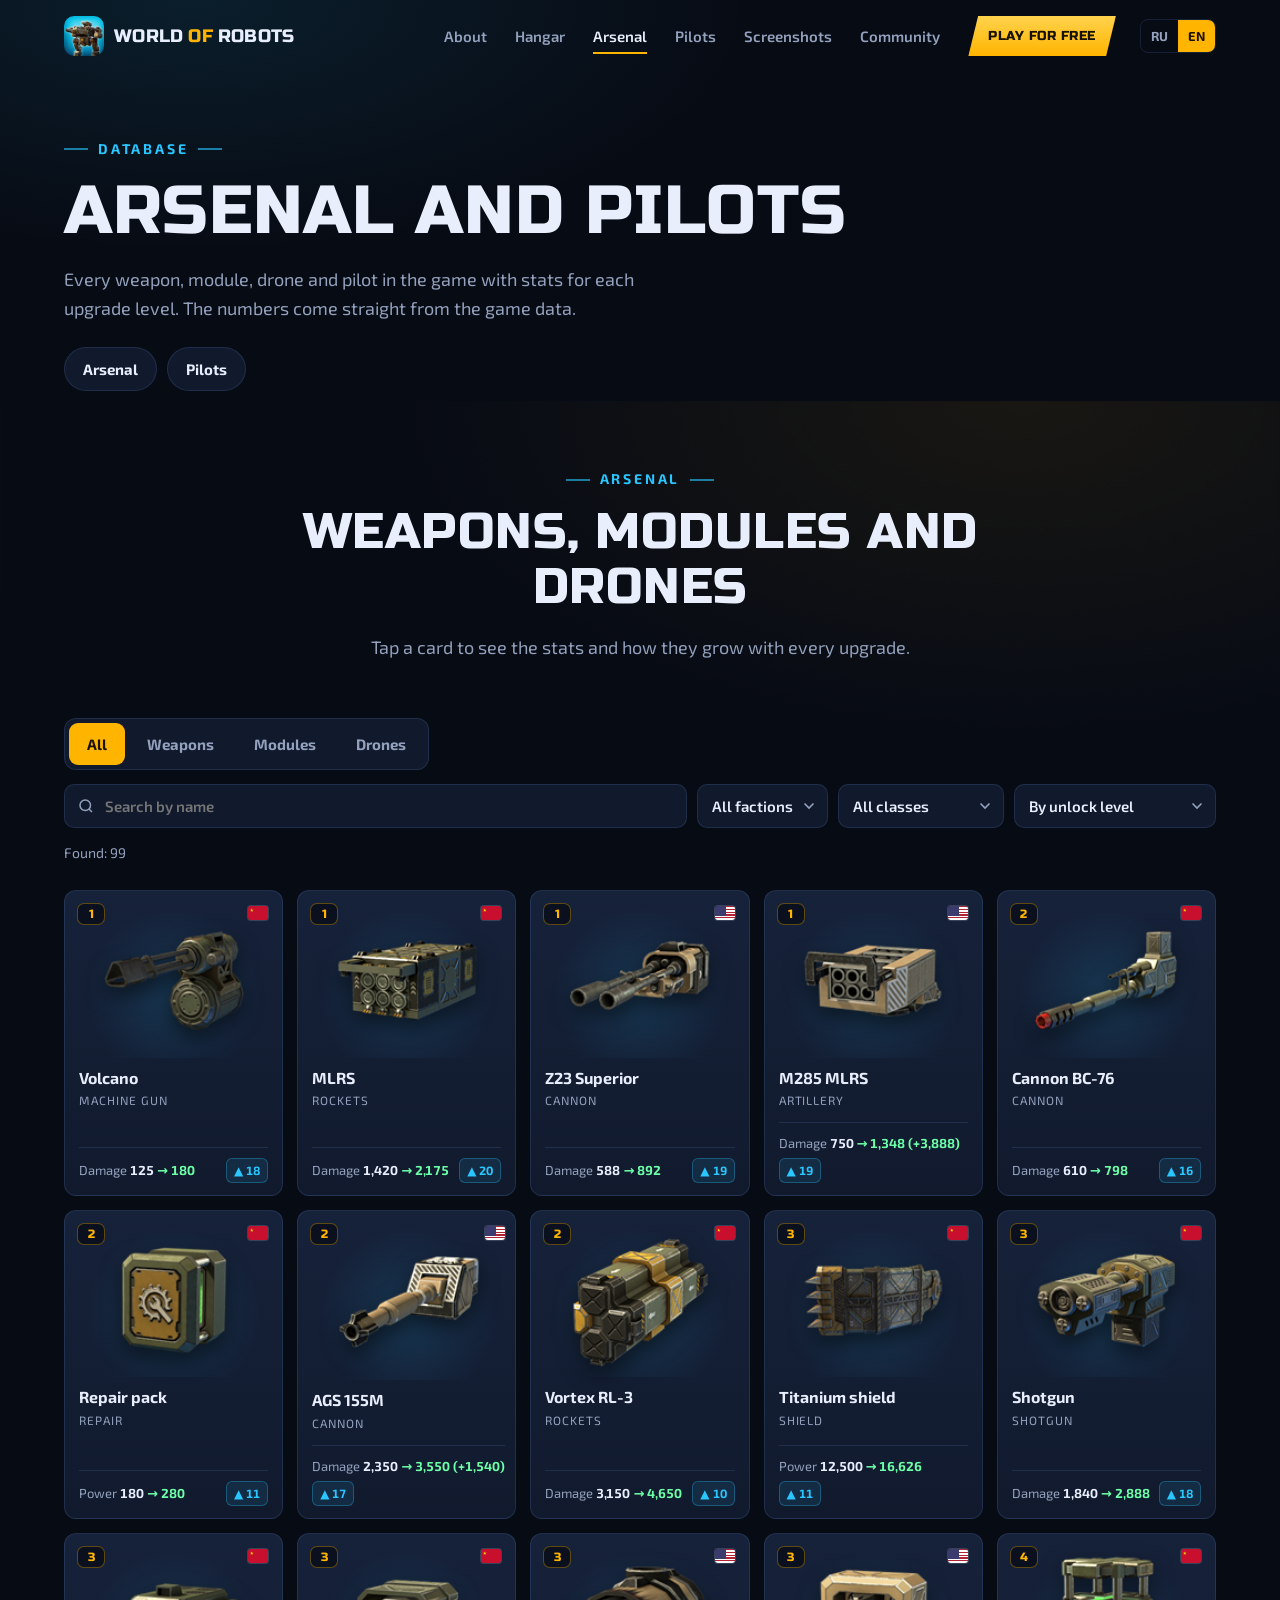
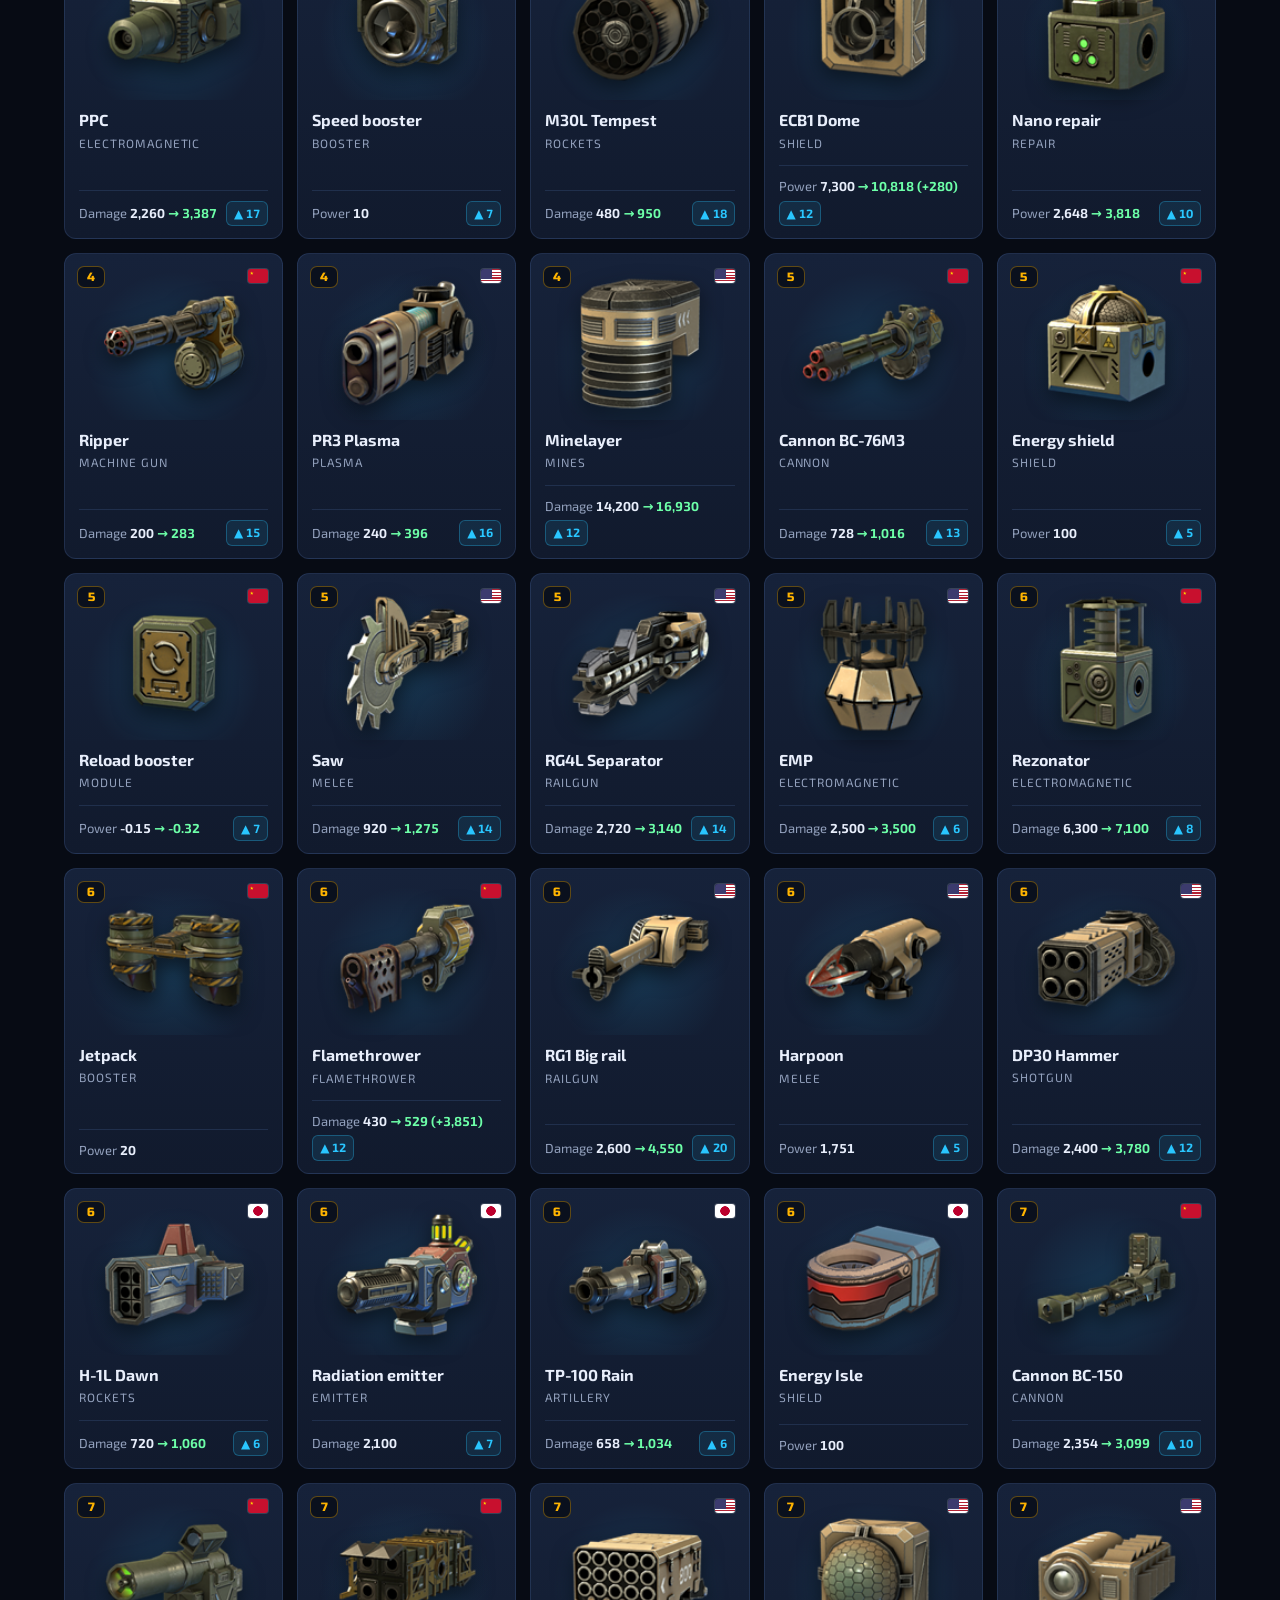
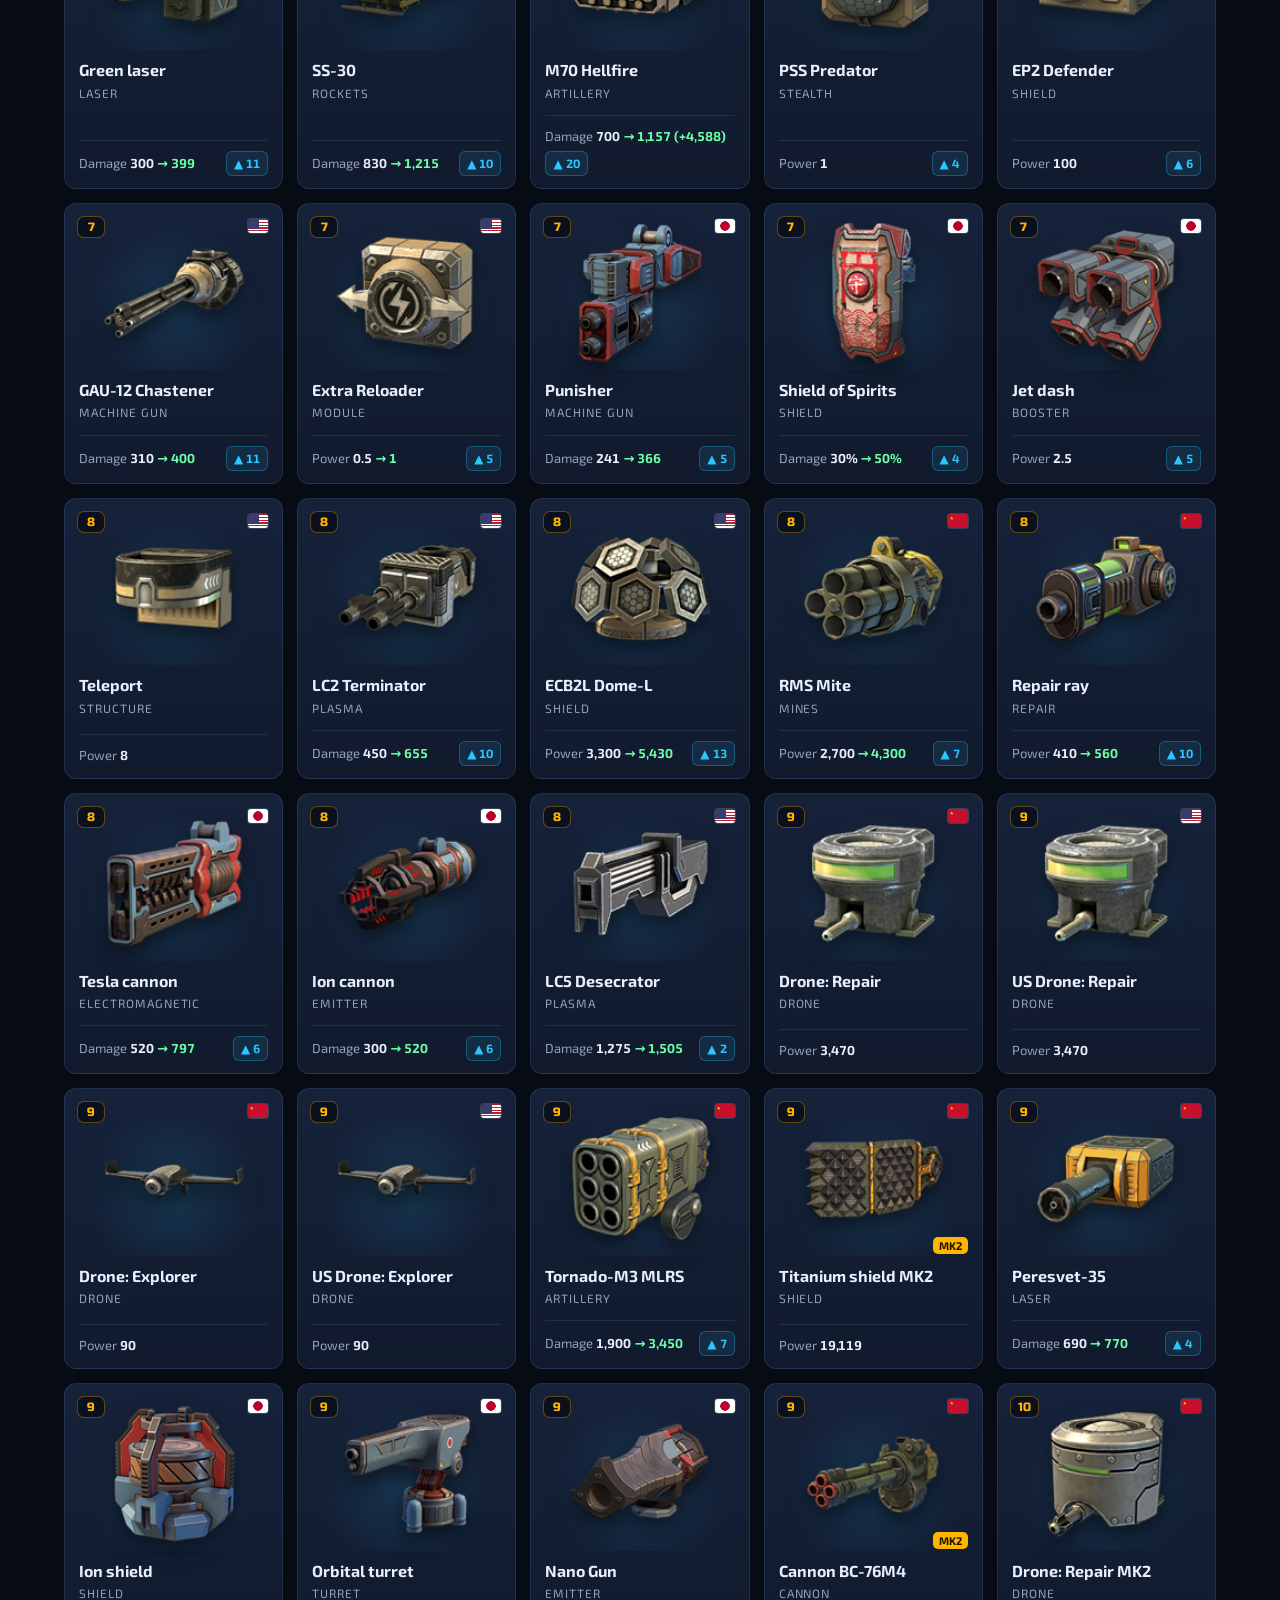
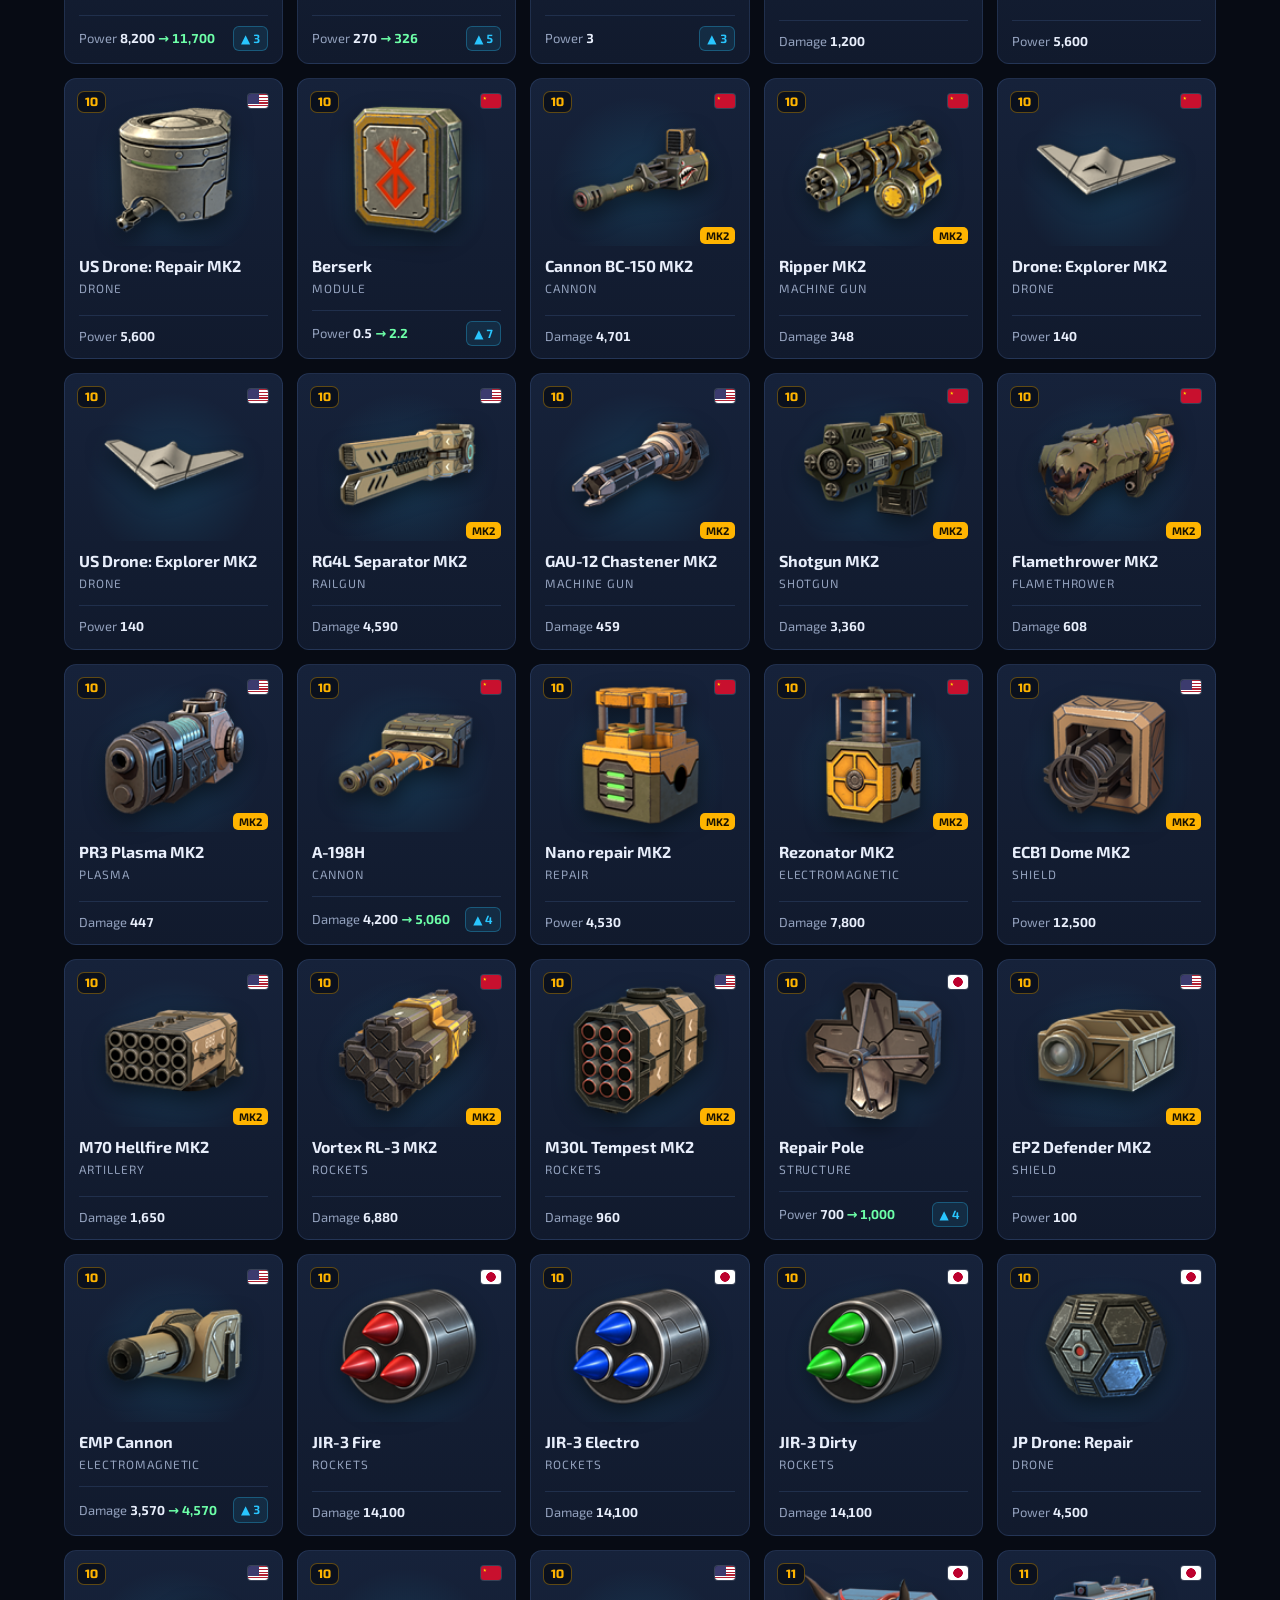
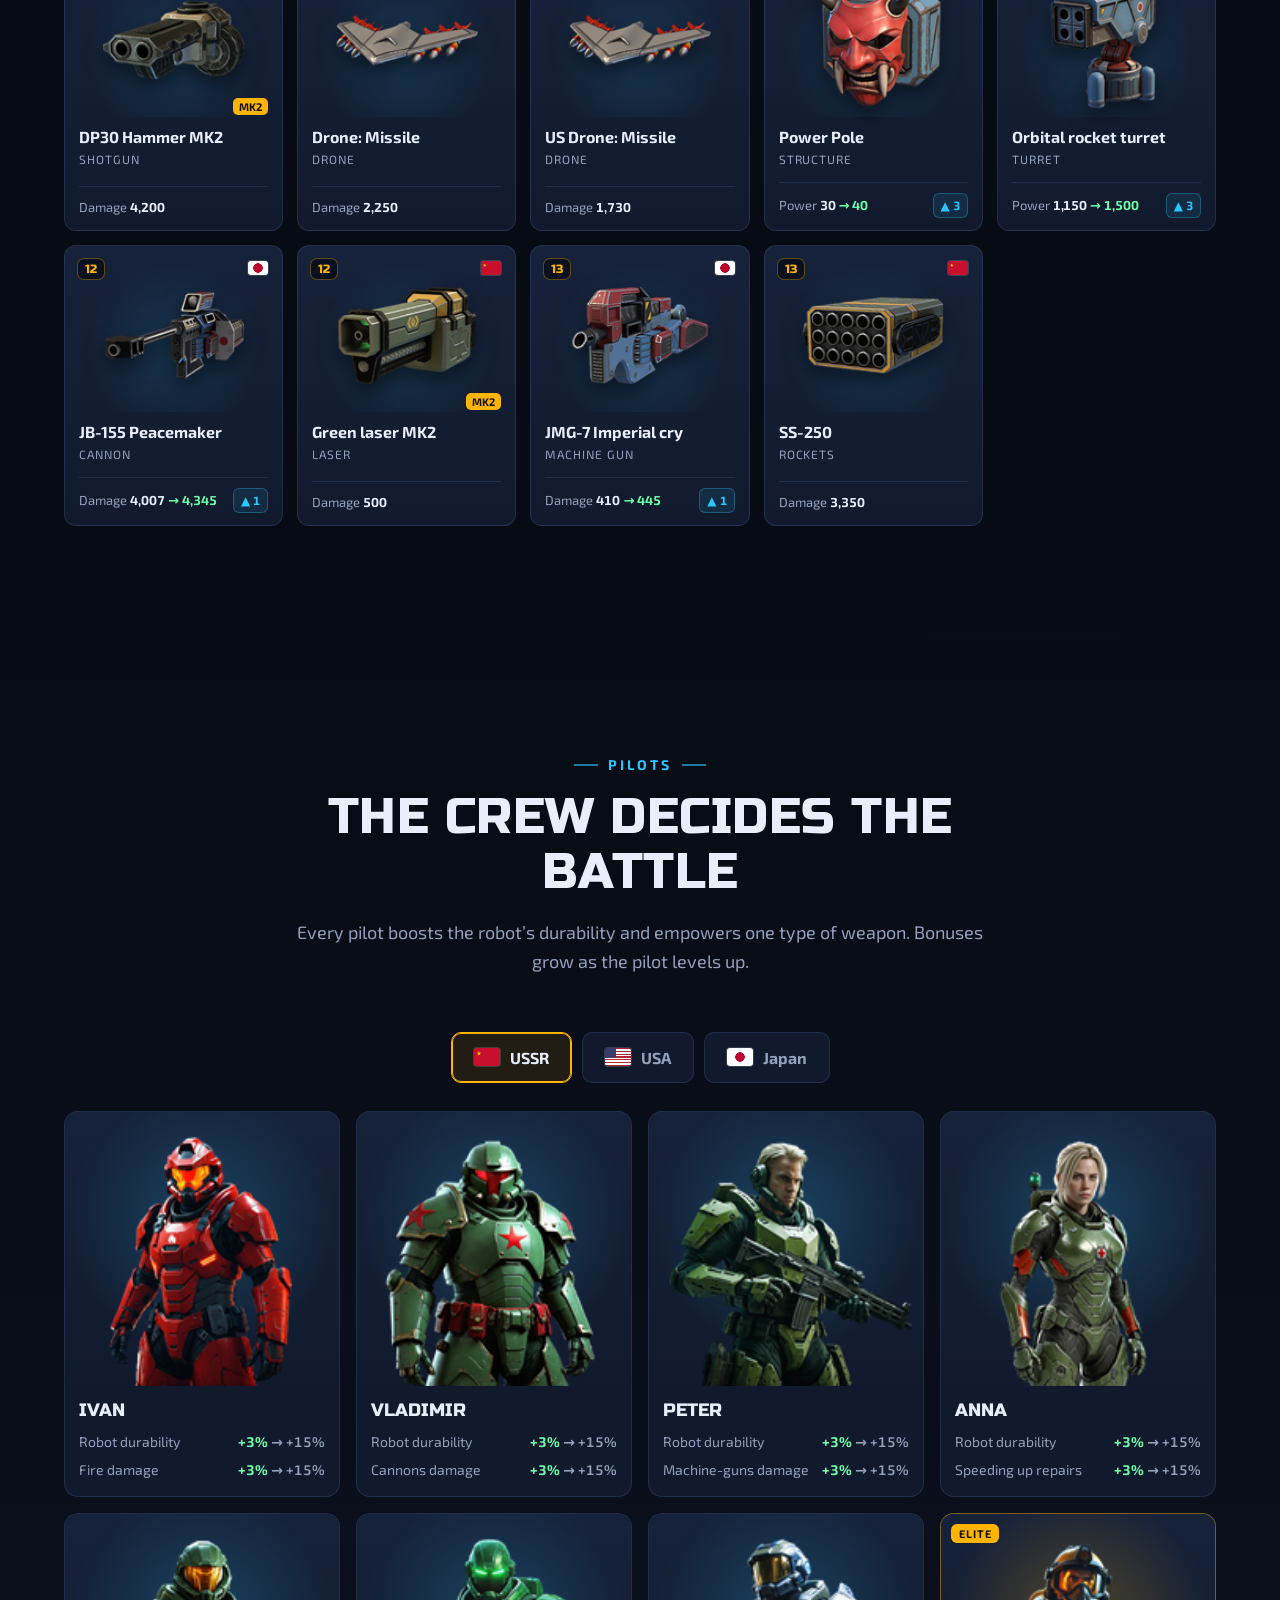
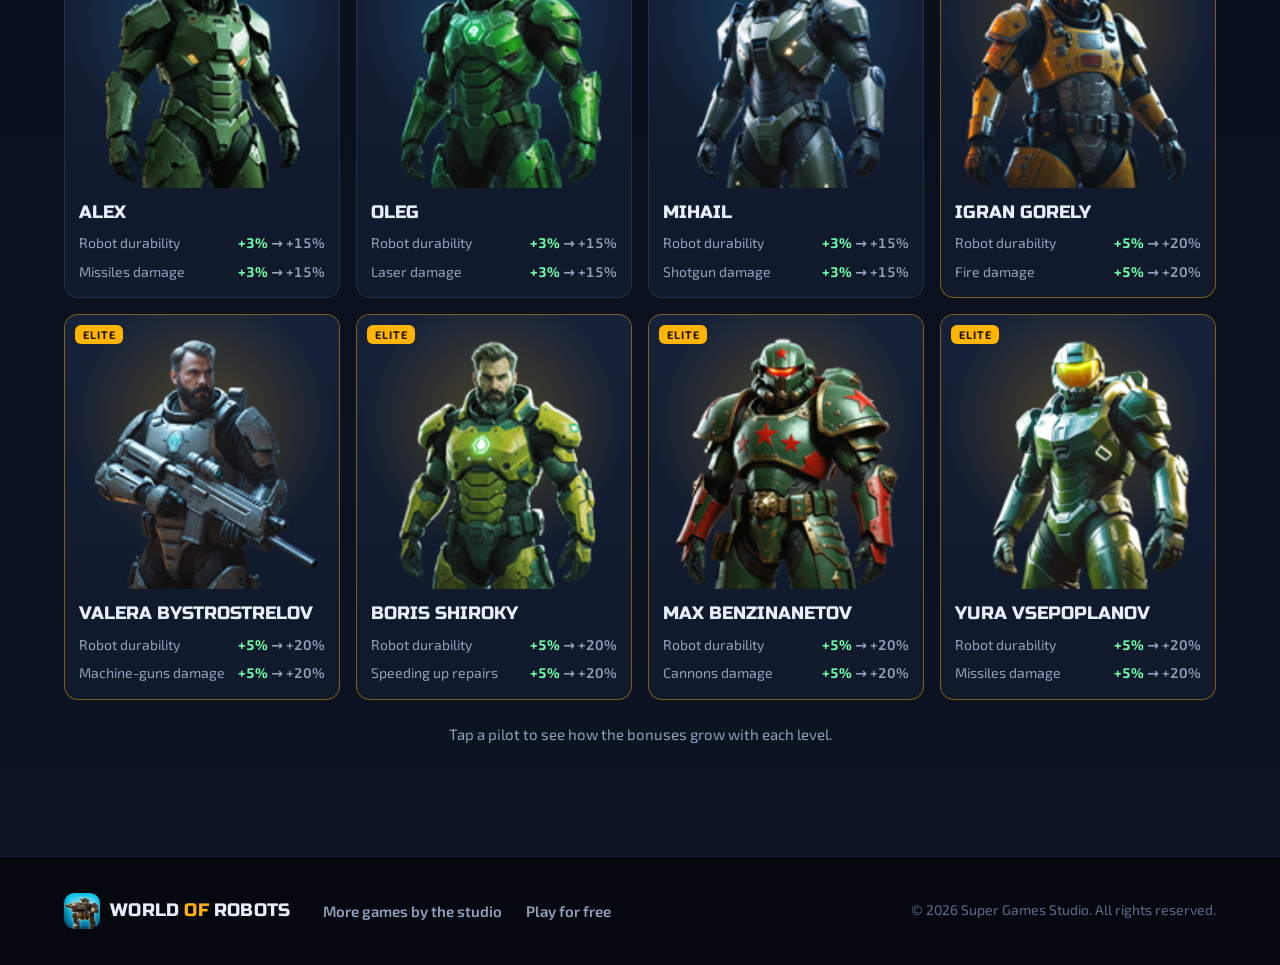
<file: database.html>
<!doctype html>
<html lang="ru">
<head>
  <meta charset="utf-8">
  <meta name="viewport" content="width=device-width, initial-scale=1">
  <title>База данных — World Of Robots</title>
  <meta name="description" content="База данных World Of Robots: оружие, модули, дроны и пилоты с характеристиками на каждом уровне улучшения.">
  <meta name="theme-color" content="#070b14">
  <meta property="og:type" content="website">
  <meta property="og:title" content="База данных World Of Robots">
  <meta property="og:description" content="Огромные роботы. Мощный огонь. Онлайн PvP-бои на Android, iOS и в Steam.">
  <meta property="og:image" content="assets/img/keyart.jpg">
  <link rel="icon" href="assets/img/icon-192.png">
  <link rel="apple-touch-icon" href="assets/img/icon-192.png">
  <link rel="preconnect" href="https://fonts.googleapis.com">
  <link rel="preconnect" href="https://fonts.gstatic.com" crossorigin>
  <link href="https://fonts.googleapis.com/css2?family=Exo+2:wght@400;500;600;700&family=Russo+One&display=swap" rel="stylesheet">
  <link rel="stylesheet" href="assets/css/style.css">
  <script>document.documentElement.classList.add('js');</script>
</head>
<body data-page="db">

<!-- ============ HEADER ============ -->
<header class="header" id="header">
  <div class="container header__inner">
    <a href="index.html" class="logo" aria-label="World Of Robots">
      <img src="assets/img/icon-192.png" alt="" width="40" height="40">
      <span class="logo__text">World<b>Of</b>Robots</span>
    </a>

    <nav class="nav" id="nav">
      <a href="index.html#about" data-i18n="nav.about">Об игре</a>
      <a href="index.html#hangar" data-i18n="nav.hangar">Ангар</a>
      <a href="#arsenal" data-i18n="db.toArs">Арсенал</a>
      <a href="#pilots" data-i18n="db.toPil">Пилоты</a>
      <a href="index.html#gallery" data-i18n="nav.gallery">Скриншоты</a>
      <a href="index.html#community" data-i18n="nav.community">Сообщество</a>
      <a href="index.html#download" class="btn btn--primary btn--sm nav__cta" data-i18n="cta.play">Играть бесплатно</a>
    </nav>

    <div class="header__tools">
      <div class="lang" role="group" aria-label="Language">
        <button type="button" data-lang="ru" class="is-active">RU</button>
        <button type="button" data-lang="en">EN</button>
      </div>
      <button class="burger" id="burger" type="button" aria-label="Меню" aria-expanded="false" aria-controls="nav">
        <span></span><span></span><span></span>
      </button>
    </div>
  </div>
</header>

<main id="top">

  <!-- ============ PAGE HEAD ============ -->
  <section class="pagehead">
    <div class="container">
      <p class="kicker" data-i18n="db.kicker">База данных</p>
      <h1 data-i18n="db.title">Арсенал и пилоты</h1>
      <p class="pagehead__lead" data-i18n="db.lead">Всё оружие, модули, дроны и пилоты игры с характеристиками на каждом уровне улучшения. Цифры взяты прямо из игровых данных.</p>
      <nav class="pagehead__links">
        <a href="#arsenal" class="chip" data-i18n="db.toArs">Арсенал</a>
        <a href="#pilots" class="chip" data-i18n="db.toPil">Пилоты</a>
      </nav>
    </div>
  </section>

  <!-- ============ ARSENAL ============ -->
  <section class="section arsenal" id="arsenal">
    <div class="container">
      <header class="section__head reveal">
        <p class="kicker" data-i18n="ars.kicker">Арсенал</p>
        <h2 data-i18n="ars.title">Оружие, модули и дроны</h2>
        <p data-i18n="ars.lead">Нажми на карточку, чтобы увидеть характеристики и их рост на каждом уровне улучшения.</p>
      </header>

      <div class="toolbar reveal">
        <div class="seg" role="tablist" id="arsCat">
          <button type="button" data-cat="all" class="is-active" data-i18n="ars.all">Всё</button>
          <button type="button" data-cat="weapon" data-i18n="ars.weapon">Оружие</button>
          <button type="button" data-cat="module" data-i18n="ars.module">Модули</button>
          <button type="button" data-cat="drone" data-i18n="ars.drone">Дроны</button>
        </div>
        <div class="toolbar__row">
          <label class="field field--search">
            <svg viewBox="0 0 24 24" aria-hidden="true"><circle cx="11" cy="11" r="7"/><path d="m20 20-4-4"/></svg>
            <input type="search" id="arsSearch" placeholder="Поиск по названию" data-i18n-ph="ars.search" autocomplete="off">
          </label>
          <label class="field">
            <span class="sr-only" data-i18n="ars.faction">Фракция</span>
            <select id="arsFaction">
              <option value="0" data-i18n="ars.allFactions">Все фракции</option>
              <option value="1" data-i18n="fac.1">СССР</option>
              <option value="2" data-i18n="fac.2">США</option>
              <option value="3" data-i18n="fac.3">Япония</option>
            </select>
          </label>
          <label class="field">
            <span class="sr-only" data-i18n="ars.class">Класс</span>
            <select id="arsClass"></select>
          </label>
          <label class="field">
            <span class="sr-only" data-i18n="ars.sort">Сортировка</span>
            <select id="arsSort">
              <option value="level" data-i18n="sort.level">По уровню доступа</option>
              <option value="power" data-i18n="sort.power">По урону и мощности</option>
              <option value="upgrades" data-i18n="sort.upgrades">По числу улучшений</option>
              <option value="name" data-i18n="sort.name">По названию</option>
            </select>
          </label>
        </div>
        <p class="toolbar__count" id="arsCount" aria-live="polite"></p>
      </div>

      <div class="items" id="arsGrid"></div>
      <p class="items__empty" id="arsEmpty" hidden data-i18n="ars.empty">Ничего не найдено. Попробуй изменить фильтры.</p>
    </div>
  </section>

  <!-- ============ PILOTS ============ -->
  <section class="section pilots" id="pilots">
    <div class="container">
      <header class="section__head reveal">
        <p class="kicker" data-i18n="pil.kicker">Пилоты</p>
        <h2 data-i18n="pil.title">Экипаж решает исход боя</h2>
        <p data-i18n="pil.lead">Каждый пилот повышает прочность робота и усиливает свой тип вооружения. Бонусы растут по мере прокачки пилота.</p>
      </header>

      <div class="hangar__tabs reveal" role="tablist" id="pilFaction">
        <button type="button" role="tab" data-faction="1" class="is-active"><i class="flag flag--ussr"></i><span data-i18n="fac.1">СССР</span></button>
        <button type="button" role="tab" data-faction="2"><i class="flag flag--usa"></i><span data-i18n="fac.2">США</span></button>
        <button type="button" role="tab" data-faction="3"><i class="flag flag--jp"></i><span data-i18n="fac.3">Япония</span></button>
      </div>

      <div class="crew" id="pilGrid"></div>
      <p class="crew__note" id="pilNote"></p>
    </div>
  </section>

</main>

<!-- ============ FOOTER ============ -->
<footer class="footer">
  <div class="container footer__inner">
    <a href="index.html" class="logo">
      <img src="assets/img/icon-192.png" alt="" width="36" height="36">
      <span class="logo__text">World<b>Of</b>Robots</span>
    </a>
    <nav class="footer__links">
      <a href="https://play.google.com/store/apps/developer?id=Super+Games+Studio" target="_blank" rel="noopener" data-i18n="footer.games">Другие игры студии</a>
      <a href="index.html#download" data-i18n="cta.play">Играть бесплатно</a>
    </nav>
    <p class="footer__copy">© <span id="year">2026</span> Super Games Studio. <span data-i18n="footer.rights">Все права защищены.</span></p>
  </div>
</footer>

<!-- ============ DETAILS (weapon / pilot) ============ -->
<div class="modal" id="itemModal" hidden role="dialog" aria-modal="true" aria-labelledby="imName">
  <div class="modal__box">
    <button type="button" class="modal__close" id="imClose" aria-label="Close">×</button>
    <div class="modal__head">
      <div class="modal__icon"><img id="imIcon" src="assets/img/icon-192.png" alt=""></div>
      <div>
        <p class="modal__meta" id="imMeta"></p>
        <h3 id="imName"></h3>
        <p class="modal__badges" id="imBadges"></p>
      </div>
    </div>
    <p class="modal__desc" id="imDesc"></p>
    <div class="up" id="imUp">
      <label class="up__head" for="imRange">
        <span id="imUpTitle">Улучшение</span>
        <b><span id="imLevel">0</span> <small id="imLevelMax"></small></b>
      </label>
      <input type="range" id="imRange" min="0" max="1" step="1" value="0">
    </div>
    <p class="modal__note" id="imNote"></p>
    <dl class="specs" id="imSpecs"></dl>
    <div class="levels" id="imTableWrap">
      <h4 id="imTableTitle"></h4>
      <div class="levels__scroll"><table id="imTable"></table></div>
    </div>
  </div>
</div>

<script src="assets/data/arsenal.js"></script>
<script src="assets/js/main.js"></script>
<script src="assets/js/database.js"></script>
</body>
</html>
</file>
<file: assets/css/style.css>
/* ==========================================================
   World Of Robots — landing
   ========================================================== */
:root {
  color-scheme: dark;
  --bg: #070b14;
  --bg-2: #0c1322;
  --panel: #111a2d;
  --panel-2: #16223a;
  --line: rgba(120, 170, 255, .14);
  --text: #e8eefb;
  --muted: #93a1bd;
  --accent: #ffb400;
  --accent-2: #ffd34d;
  --cyan: #29c6ff;
  --red: #ff4d4d;
  --radius: 14px;
  --cut: 18px;
  --font-display: "Russo One", "Exo 2", system-ui, sans-serif;
  --font: "Exo 2", system-ui, -apple-system, "Segoe UI", sans-serif;
  --container: 1200px;
}

*, *::before, *::after { box-sizing: border-box; }
html { scroll-behavior: smooth; scroll-padding-top: 72px; }
body {
  margin: 0;
  background: var(--bg);
  color: var(--text);
  font: 400 17px/1.6 var(--font);
  -webkit-font-smoothing: antialiased;
  overflow-x: hidden;
}
img { display: block; max-width: 100%; height: auto; }
a { color: inherit; text-decoration: none; }
button { font: inherit; color: inherit; cursor: pointer; }
h1, h2, h3 { font-family: var(--font-display); font-weight: 400; line-height: 1.1; margin: 0; letter-spacing: .01em; }

.container {
  width: 100%; max-width: var(--container); margin: 0 auto;
  padding-left: max(24px, env(safe-area-inset-left, 0px)); padding-right: max(24px, env(safe-area-inset-right, 0px));
}
@media (max-width: 600px) { .container { padding-left: max(16px, env(safe-area-inset-left, 0px)); padding-right: max(16px, env(safe-area-inset-right, 0px)); } }

/* ---------- buttons ---------- */
.btn {
  display: inline-flex; align-items: center; justify-content: center; gap: 8px;
  padding: 14px 26px; border: 0;
  font-family: var(--font-display); font-size: 15px; text-transform: uppercase; letter-spacing: .04em;
  clip-path: polygon(10px 0, 100% 0, calc(100% - 10px) 100%, 0 100%);
  transition: transform .2s, filter .2s;
}
.btn--primary { background: linear-gradient(180deg, var(--accent-2), var(--accent)); color: #1a1200; }
.btn--primary:hover { filter: brightness(1.1); transform: translateY(-1px); }
.btn--sm { padding: 10px 20px; font-size: 13px; }

.store {
  display: inline-flex; align-items: center; gap: 12px;
  padding: 10px 22px 10px 16px; min-width: 196px;
  background: rgba(7, 11, 20, .72); border: 1px solid rgba(255, 255, 255, .22);
  border-radius: 12px; backdrop-filter: blur(8px);
  font-weight: 700; font-size: 19px; line-height: 1.1;
  transition: border-color .2s, background .2s, transform .2s;
}
.store svg { width: 28px; height: 28px; fill: currentColor; flex: none; }
.store small { display: block; font-size: 11px; font-weight: 500; color: var(--muted); text-transform: uppercase; letter-spacing: .08em; }
.store:hover { border-color: var(--accent); background: rgba(255, 180, 0, .1); transform: translateY(-2px); }

/* ---------- header ---------- */
.header {
  position: fixed; inset: 0 0 auto; z-index: 50; padding-top: env(safe-area-inset-top, 0px);
  transition: background .3s, box-shadow .3s, backdrop-filter .3s;
}
.header.is-scrolled {
  background: rgba(7, 11, 20, .86); backdrop-filter: blur(12px);
  box-shadow: 0 1px 0 var(--line);
}
.header__inner { display: flex; align-items: center; gap: 24px; height: 72px; }
.logo { display: flex; align-items: center; gap: 10px; flex: none; }
.logo img { border-radius: 10px; }
.logo__text { font-family: var(--font-display); font-size: 18px; text-transform: uppercase; letter-spacing: .02em; }
.logo__text b { font-weight: 400; color: var(--accent); margin: 0 .25em; }

.nav { display: flex; align-items: center; gap: 28px; margin-left: auto; }
.nav a { white-space: nowrap; }
.nav a:not(.btn) { font-weight: 600; font-size: 15px; color: var(--muted); position: relative; transition: color .2s; }
.nav a:not(.btn)::after {
  content: ""; position: absolute; left: 0; right: 100%; bottom: -6px; height: 2px; background: var(--accent);
  transition: right .25s;
}
.nav a:not(.btn):hover, .nav a.is-current { color: var(--text); }
.nav a:not(.btn):hover::after, .nav a.is-current::after { right: 0; }

.header__tools { display: flex; align-items: center; gap: 12px; }
.lang { display: flex; border: 1px solid var(--line); border-radius: 8px; overflow: hidden; }
.lang button { background: none; border: 0; padding: 6px 10px; font-size: 13px; font-weight: 700; color: var(--muted); }
.lang button.is-active { background: var(--accent); color: #1a1200; }

.burger { display: none; width: 40px; height: 40px; background: none; border: 1px solid var(--line); border-radius: 8px; padding: 0; position: relative; }
.burger span { position: absolute; left: 10px; right: 10px; height: 2px; background: var(--text); transition: transform .25s, opacity .25s; }
.burger span:nth-child(1) { top: 13px; }
.burger span:nth-child(2) { top: 19px; }
.burger span:nth-child(3) { top: 25px; }
.burger[aria-expanded="true"] span:nth-child(1) { transform: translateY(6px) rotate(45deg); }
.burger[aria-expanded="true"] span:nth-child(2) { opacity: 0; }
.burger[aria-expanded="true"] span:nth-child(3) { transform: translateY(-6px) rotate(-45deg); }

@media (max-width: 1100px) {
  .burger { display: block; }
  .header__tools { margin-left: auto; }
  .nav {
    position: fixed; inset: 72px 0 auto; flex-direction: column; align-items: stretch; gap: 0;
    background: rgba(7, 11, 20, .97); backdrop-filter: blur(12px);
    padding: 8px 16px 20px; border-bottom: 1px solid var(--line);
    transform: translateY(-12px); opacity: 0; visibility: hidden;
    transition: transform .25s, opacity .25s, visibility .25s;
  }
  .nav.is-open { transform: none; opacity: 1; visibility: visible; }
  .nav a:not(.btn) { padding: 14px 4px; border-bottom: 1px solid var(--line); font-size: 17px; }
  .nav a:not(.btn)::after { display: none; }
  .nav__cta { margin-top: 16px; }
  .logo__text { font-size: 15px; }
}
@media (max-width: 400px) { .logo__text { display: none; } }

/* ---------- hero ---------- */
.hero {
  position: relative; min-height: 100vh; min-height: 100svh;
  display: flex; align-items: center; overflow: hidden; isolation: isolate;
  padding: 110px 0 90px;
}
.hero__bg { position: absolute; inset: 0; z-index: -3; }
.hero__bg img { width: 100%; height: 100%; object-fit: cover; object-position: 60% 50%; animation: kenburns 24s ease-in-out infinite alternate; }
@keyframes kenburns { from { transform: scale(1.04); } to { transform: scale(1.14) translate(-1.5%, 1%); } }
.hero__shade {
  position: absolute; inset: 0; z-index: -2;
  background:
    linear-gradient(90deg, rgba(7, 11, 20, .92) 0%, rgba(7, 11, 20, .55) 45%, rgba(7, 11, 20, .1) 75%),
    linear-gradient(0deg, var(--bg) 0%, transparent 30%);
}
.hero__sparks { position: absolute; inset: 0; z-index: -1; width: 100%; height: 100%; pointer-events: none; }
.hero__content { position: relative; }

.eyebrow {
  display: inline-flex; align-items: center; gap: 10px; margin: 0 0 18px;
  padding: 6px 14px; border: 1px solid rgba(41, 198, 255, .4); border-radius: 99px;
  background: rgba(41, 198, 255, .08); color: #bfeaff; font-size: 13px; font-weight: 600; letter-spacing: .06em; text-transform: uppercase;
}
.dot { width: 8px; height: 8px; border-radius: 50%; background: #39ff88; box-shadow: 0 0 0 0 rgba(57, 255, 136, .6); animation: pulse 2s infinite; }
@keyframes pulse { 70% { box-shadow: 0 0 0 10px rgba(57, 255, 136, 0); } 100% { box-shadow: 0 0 0 0 rgba(57, 255, 136, 0); } }

.hero__title { text-transform: uppercase; display: flex; flex-direction: column; }
.hero__title-top { font-size: clamp(26px, 4vw, 44px); color: var(--cyan); letter-spacing: .18em; }
.hero__title-main {
  font-size: clamp(64px, 13vw, 168px); line-height: .9; letter-spacing: .02em;
  background: linear-gradient(180deg, #fff 30%, #b9c6de 100%);
  -webkit-background-clip: text; background-clip: text; color: transparent;
  filter: drop-shadow(0 6px 30px rgba(0, 0, 0, .6));
}
.hero__slogan { margin: 18px 0 0; font-family: var(--font-display); font-size: clamp(22px, 3vw, 34px); text-transform: uppercase; line-height: 1.15; }
.hero__slogan em { font-style: normal; color: var(--accent); display: block; text-shadow: 0 0 30px rgba(255, 180, 0, .35); }
.hero__lead { max-width: 520px; margin: 18px 0 32px; color: #c6d0e4; font-size: 18px; }
.hero__actions { display: flex; flex-wrap: wrap; gap: 14px; }

.hero__scroll {
  position: absolute; left: 50%; bottom: 28px; transform: translateX(-50%);
  width: 28px; height: 46px; border: 2px solid rgba(255, 255, 255, .5); border-radius: 16px;
}
.hero__scroll span { position: absolute; left: 50%; top: 8px; width: 4px; height: 8px; margin-left: -2px; border-radius: 2px; background: #fff; animation: wheel 1.8s infinite; }
@keyframes wheel { to { transform: translateY(16px); opacity: 0; } }
@media (max-width: 600px) {
  .hero { align-items: flex-end; }
  .hero__shade { background: linear-gradient(0deg, var(--bg) 8%, rgba(7, 11, 20, .75) 55%, rgba(7, 11, 20, .25) 100%); }
  .hero__scroll { display: none; }
  .store { flex: 1 1 100%; }
}

/* ---------- stats ---------- */
.stats { position: relative; z-index: 2; margin-top: -40px; }
.stats__grid {
  display: grid; grid-template-columns: repeat(4, 1fr);
  background: linear-gradient(180deg, var(--panel-2), var(--panel));
  border: 1px solid var(--line); border-radius: var(--radius);
  box-shadow: 0 30px 60px rgba(0, 0, 0, .45);
  padding: 0;
}
.stat { padding: 26px 24px; border-left: 1px solid var(--line); }
.stat:first-child { border-left: 0; }
.stat b { display: block; font: 400 clamp(32px, 4vw, 46px)/1 var(--font-display); color: var(--accent); }
.stat span { display: block; margin-top: 8px; color: var(--muted); font-size: 15px; line-height: 1.35; }
@media (max-width: 800px) {
  .stats__grid { grid-template-columns: repeat(2, 1fr); }
  .stat:nth-child(3) { border-left: 0; }
  .stat:nth-child(n+3) { border-top: 1px solid var(--line); }
}
@media (max-width: 600px) { .stats { margin-top: 0; }  .stat { padding: 20px 16px; } }

/* ---------- sections ---------- */
.section { padding: 110px 0; position: relative; }
@media (max-width: 700px) { .section { padding: 72px 0; } }
.section__head { max-width: 720px; margin: 0 auto 56px; text-align: center; }
.section__head h2 { font-size: clamp(30px, 4.4vw, 50px); text-transform: uppercase; }
.section__head p:not(.kicker) { color: var(--muted); margin: 18px 0 0; font-size: 18px; }
.kicker {
  display: inline-flex; align-items: center; gap: 10px; margin: 0 0 14px;
  color: var(--cyan); font-weight: 700; font-size: 14px; letter-spacing: .2em; text-transform: uppercase;
}
.kicker::before, .kicker::after { content: ""; width: 24px; height: 2px; background: currentColor; opacity: .6; }

/* ---------- features ---------- */
.features { background: radial-gradient(900px 500px at 50% 0%, rgba(41, 198, 255, .08), transparent 70%); }
.features__grid { display: grid; grid-template-columns: repeat(3, 1fr); gap: 20px; }
@media (max-width: 960px) { .features__grid { grid-template-columns: repeat(2, 1fr); } }
@media (max-width: 600px) { .features__grid { grid-template-columns: 1fr; } }

.card {
  position: relative; padding: 30px 28px 32px;
  background: linear-gradient(180deg, var(--panel-2), var(--panel));
  border: 1px solid var(--line);
  clip-path: polygon(0 0, calc(100% - var(--cut)) 0, 100% var(--cut), 100% 100%, var(--cut) 100%, 0 calc(100% - var(--cut)));
  transition: transform .3s, border-color .3s;
}
.card::before {
  content: ""; position: absolute; inset: 0 0 auto; height: 3px;
  background: linear-gradient(90deg, var(--accent), transparent 70%);
  transform: scaleX(.25); transform-origin: left; transition: transform .4s;
}
.card:hover { transform: translateY(-4px); border-color: rgba(255, 180, 0, .35); }
.card:hover::before { transform: scaleX(1); }
.card__icon {
  width: 52px; height: 52px; display: grid; place-items: center; margin-bottom: 20px;
  background: rgba(255, 180, 0, .1); border: 1px solid rgba(255, 180, 0, .3); border-radius: 12px;
}
.card__icon svg { width: 26px; height: 26px; fill: none; stroke: var(--accent); stroke-width: 1.8; stroke-linecap: round; stroke-linejoin: round; }
.card h3 { font-size: 21px; margin-bottom: 10px; }
.card p { margin: 0; color: var(--muted); font-size: 16px; }

/* ---------- hangar ---------- */
.hangar { background: linear-gradient(180deg, var(--bg) 0%, var(--bg-2) 100%); }
.hangar__tabs { display: flex; justify-content: center; gap: 10px; margin-bottom: 28px; flex-wrap: wrap; }
.hangar__tabs button {
  display: inline-flex; align-items: center; gap: 10px;
  padding: 12px 22px; background: var(--panel); border: 1px solid var(--line); border-radius: 10px;
  font-weight: 700; font-size: 16px; color: var(--muted); transition: all .2s;
}
.hangar__tabs button:hover { color: var(--text); border-color: rgba(255, 255, 255, .3); }
.hangar__tabs button.is-active { color: var(--text); border-color: var(--accent); background: rgba(255, 180, 0, .1); box-shadow: 0 0 0 1px var(--accent) inset; }

.flag { width: 26px; height: 18px; border-radius: 3px; flex: none; box-shadow: 0 0 0 1px rgba(255, 255, 255, .15); }
.flag--ussr { background: #c8102e url("data:image/svg+xml,%3Csvg xmlns='http://www.w3.org/2000/svg' viewBox='0 0 26 18'%3E%3Cpath d='M5 3.2l.6 1.6h1.7l-1.4 1 .5 1.6L5 6.4 3.6 7.4l.5-1.6-1.4-1h1.7z' fill='%23ffd700'/%3E%3C/svg%3E") center/cover no-repeat; }
.flag--usa { background:
  linear-gradient(#3c3b6e, #3c3b6e) 0 0 / 11px 10px no-repeat,
  repeating-linear-gradient(180deg, #b22234 0 1.385px, #fff 1.385px 2.77px); }
.flag--jp { background: radial-gradient(circle at center, #bc002d 0 4.5px, #fff 5px); }

.hangar__body { display: grid; grid-template-columns: 320px 1fr; gap: 20px; align-items: stretch; }
@media (max-width: 900px) { .hangar__body { grid-template-columns: 1fr; } }

.hangar__list {
  display: flex; flex-direction: column; gap: 6px; max-height: 560px; overflow-y: auto;
  padding: 10px; background: var(--panel); border: 1px solid var(--line); border-radius: var(--radius);
  scrollbar-width: thin; scrollbar-color: var(--panel-2) transparent;
}
@media (max-width: 900px) {
  .hangar__list { flex-direction: row; max-height: none; overflow-x: auto; overflow-y: hidden; padding: 8px; scroll-snap-type: x mandatory; }
  .rbtn { flex: none; min-width: 170px; scroll-snap-align: start; }
}
.rbtn {
  display: flex; align-items: center; gap: 12px; width: 100%; text-align: left;
  padding: 10px 12px; background: transparent; border: 1px solid transparent; border-radius: 10px;
  transition: background .2s, border-color .2s;
}
.rbtn:hover { background: rgba(255, 255, 255, .04); }
.rbtn.is-active { background: rgba(255, 180, 0, .1); border-color: rgba(255, 180, 0, .5); }
.rbtn__tier {
  flex: none; width: 34px; height: 34px; display: grid; place-items: center;
  font: 400 14px var(--font-display); color: var(--accent);
  background: rgba(255, 180, 0, .08); border: 1px solid rgba(255, 180, 0, .3);
  clip-path: polygon(25% 0, 75% 0, 100% 50%, 75% 100%, 25% 100%, 0 50%);
}
.rbtn__name { display: block; font-weight: 700; font-size: 15px; line-height: 1.2; }
.rbtn__cls { display: block; font-size: 12px; color: var(--muted); text-transform: uppercase; letter-spacing: .08em; }

.robot {
  display: grid; grid-template-rows: auto 1fr; overflow: hidden;
  background: var(--panel); border: 1px solid var(--line); border-radius: var(--radius);
}
.robot__media { position: relative; aspect-ratio: 16 / 7; overflow: hidden; }
.robot__media img { width: 100%; height: 100%; object-fit: cover; transition: transform .6s; }
.robot__media::after { content: ""; position: absolute; inset: 0; background: linear-gradient(0deg, var(--panel) 0%, transparent 55%); }
.robot.is-swapping .robot__media img { transform: scale(1.04); }
.robot__tier {
  position: absolute; top: 16px; right: 16px; z-index: 1;
  padding: 6px 12px; border-radius: 8px; background: rgba(7, 11, 20, .8); border: 1px solid rgba(255, 180, 0, .5);
  font: 400 14px var(--font-display); color: var(--accent); letter-spacing: .06em; text-transform: uppercase;
}
.robot__info { padding: 4px 28px 28px; position: relative; z-index: 1; margin-top: -40px; }
.robot__faction { margin: 0; color: var(--cyan); font-weight: 700; font-size: 13px; letter-spacing: .16em; text-transform: uppercase; }
.robot__name { font-size: clamp(30px, 4vw, 44px); text-transform: uppercase; margin: 4px 0 2px; }
.robot__class { margin: 0 0 22px; color: var(--muted); }
.robot__name, .robot__class, .bars { transition: opacity .25s, transform .25s; }
.robot.is-swapping .robot__name, .robot.is-swapping .robot__class { opacity: 0; transform: translateY(6px); }

.bars { display: grid; gap: 14px; }
.bar { display: grid; grid-template-columns: 1fr auto; gap: 6px 12px; font-size: 14px; }
.bar span { color: var(--muted); text-transform: uppercase; letter-spacing: .08em; font-weight: 600; }
.bar b { font-family: var(--font-display); font-weight: 400; }
.bar i { grid-column: 1 / -1; height: 8px; border-radius: 4px; background: rgba(255, 255, 255, .07); overflow: hidden; }
.bar em {
  display: block; height: 100%; width: 0; border-radius: inherit;
  background: linear-gradient(90deg, var(--accent), var(--accent-2));
  box-shadow: 0 0 12px rgba(255, 180, 0, .5);
  transition: width .7s cubic-bezier(.2, .8, .2, 1);
}
.bar:nth-child(2) em { background: linear-gradient(90deg, #13a3e0, var(--cyan)); box-shadow: 0 0 12px rgba(41, 198, 255, .5); }
.bar:nth-child(3) em { background: linear-gradient(90deg, #26c46b, #6dffa8); box-shadow: 0 0 12px rgba(57, 255, 136, .4); }
@media (max-width: 600px) { .robot__info { padding: 4px 18px 22px; } }

/* ---------- band ---------- */
.band { position: relative; padding: 150px 0; overflow: hidden; isolation: isolate; text-align: center; }
.band__bg { position: absolute; inset: -20% 0; z-index: -2; background-size: cover; background-position: center; will-change: transform; }
.band::before { content: ""; position: absolute; inset: 0; z-index: -1; background: linear-gradient(180deg, var(--bg-2) 0%, rgba(7, 11, 20, .55) 30%, rgba(7, 11, 20, .55) 70%, var(--bg) 100%); }
.band h2 { font-size: clamp(38px, 7vw, 86px); text-transform: uppercase; text-shadow: 0 6px 30px rgba(0, 0, 0, .7); }
.band h2 em { font-style: normal; color: var(--accent); }
.band p { max-width: 620px; margin: 18px auto 0; font-size: 19px; color: #dde5f3; text-shadow: 0 2px 12px rgba(0, 0, 0, .8); }
@media (max-width: 600px) { .band { padding: 100px 0; } }

/* ---------- gallery ---------- */
.slider__main { position: relative; border-radius: var(--radius); overflow: hidden; border: 1px solid var(--line); background: var(--panel); box-shadow: 0 30px 70px rgba(0, 0, 0, .5); }
.slider__view { display: block; width: 100%; padding: 0; border: 0; background: none; cursor: zoom-in; }
.slider__view img { width: 100%; aspect-ratio: 1600 / 736; object-fit: cover; transition: opacity .3s; }
.slider__view img.is-fading { opacity: 0; }
.slider__arrow {
  position: absolute; top: 50%; transform: translateY(-50%);
  width: 52px; height: 52px; border-radius: 50%; border: 1px solid rgba(255, 255, 255, .25);
  background: rgba(7, 11, 20, .65); backdrop-filter: blur(6px);
  font-size: 30px; line-height: 1; display: grid; place-items: center; padding-bottom: 4px;
  transition: background .2s, border-color .2s;
}
.slider__arrow:hover { background: var(--accent); color: #1a1200; border-color: var(--accent); }
.slider__arrow--prev { left: 16px; }
.slider__arrow--next { right: 16px; }
.slider__thumbs { display: grid; grid-template-columns: repeat(5, 1fr); gap: 12px; margin-top: 14px; }
.thumb { padding: 0; border: 2px solid transparent; border-radius: 10px; overflow: hidden; background: none; opacity: .55; transition: opacity .2s, border-color .2s; }
.thumb img { aspect-ratio: 16 / 7.4; object-fit: cover; width: 100%; }
.thumb:hover { opacity: .85; }
.thumb.is-active { opacity: 1; border-color: var(--accent); }
@media (max-width: 600px) {
  .slider__arrow { width: 40px; height: 40px; font-size: 24px; }
  .slider__arrow--prev { left: 8px; } .slider__arrow--next { right: 8px; }
  .slider__thumbs { gap: 6px; }
  .thumb { border-radius: 6px; }
}

/* ---------- download ---------- */
.download { background: radial-gradient(800px 500px at 20% 50%, rgba(255, 180, 0, .09), transparent 70%), var(--bg); }
.download__inner { display: grid; grid-template-columns: 5fr 7fr; gap: 64px; align-items: center; }
.download__poster { position: relative; }
.download__poster img {
  border-radius: var(--radius); border: 1px solid var(--line);
  box-shadow: 0 40px 80px rgba(0, 0, 0, .55), 0 0 0 8px rgba(255, 180, 0, .06);
  transform: perspective(1200px) rotateY(8deg); transition: transform .5s;
}
.download__poster:hover img { transform: perspective(1200px) rotateY(0); }
.download__text h2 { font-size: clamp(30px, 4.4vw, 50px); text-transform: uppercase; }
.download__text > p:not(.kicker) { color: var(--muted); font-size: 18px; margin: 18px 0 22px; }
.download__text .kicker::before { display: none; }
.checks { list-style: none; padding: 0; margin: 0 0 32px; display: grid; gap: 10px; }
.checks li { position: relative; padding-left: 34px; font-weight: 600; }
.checks li::before {
  content: ""; position: absolute; left: 0; top: 3px; width: 22px; height: 22px; border-radius: 6px;
  background: rgba(57, 255, 136, .12) url("data:image/svg+xml,%3Csvg xmlns='http://www.w3.org/2000/svg' viewBox='0 0 24 24' fill='none' stroke='%2339ff88' stroke-width='3' stroke-linecap='round' stroke-linejoin='round'%3E%3Cpath d='M5 12l5 5 9-10'/%3E%3C/svg%3E") center/14px no-repeat;
}
@media (max-width: 860px) {
  .download__inner { grid-template-columns: 1fr; gap: 40px; }
  .download__poster { max-width: 360px; margin: 0 auto; }
  .download__poster img { transform: none; }
}

/* ---------- community ---------- */
.community__grid { display: grid; grid-template-columns: repeat(3, 1fr); gap: 20px; }
@media (max-width: 760px) { .community__grid { grid-template-columns: 1fr; } }
.social {
  --c: #fff;
  position: relative; overflow: hidden; display: grid; gap: 4px; padding: 30px 28px;
  background: var(--panel); border: 1px solid var(--line); border-radius: var(--radius);
  transition: transform .3s, border-color .3s;
}
.social::after {
  content: ""; position: absolute; right: -60px; top: -60px; width: 180px; height: 180px; border-radius: 50%;
  background: var(--c); opacity: .08; filter: blur(10px); transition: opacity .3s, transform .4s;
}
.social:hover { transform: translateY(-4px); border-color: var(--c); }
.social:hover::after { opacity: .2; transform: scale(1.3); }
.social svg { width: 40px; height: 40px; fill: var(--c); margin-bottom: 14px; }
.social b { font-family: var(--font-display); font-weight: 400; font-size: 22px; }
.social span { color: var(--muted); }
.social--discord { --c: #5865f2; }
.social--yt { --c: #ff3b3b; }
.social--vk { --c: #2787f5; }

/* ---------- footer ---------- */
.footer { border-top: 1px solid var(--line); padding: 36px 0; background: #05080f; }
.footer__inner { display: flex; align-items: center; flex-wrap: wrap; gap: 20px 32px; }
.footer__links { display: flex; gap: 24px; flex-wrap: wrap; }
.footer__links a { color: var(--muted); font-weight: 600; font-size: 15px; }
.footer__links a:hover { color: var(--accent); }
.footer__copy { margin: 0 0 0 auto; color: #5f6d88; font-size: 14px; }
@media (max-width: 760px) { .footer__copy { margin: 0; width: 100%; } }

/* ---------- lightbox ---------- */
.lightbox {
  position: fixed; inset: 0; z-index: 100; display: grid; place-items: center; padding: 24px;
  background: rgba(3, 5, 10, .92); backdrop-filter: blur(6px); cursor: zoom-out;
  animation: fade .25s;
}
.lightbox[hidden] { display: none; }
.lightbox img { max-width: min(1600px, 100%); max-height: 100%; border-radius: 10px; box-shadow: 0 30px 80px rgba(0, 0, 0, .6); }
.lightbox__close { position: absolute; top: 14px; right: 18px; width: 48px; height: 48px; border: 0; background: none; font-size: 40px; line-height: 1; color: #fff; }
@keyframes fade { from { opacity: 0; } }

/* ---------- reveal ---------- */
/* content is visible at rest; it only plays a rise-in once it nears the viewport */
.reveal.is-in { animation: rise .8s cubic-bezier(.2, .8, .2, 1) both; }
@keyframes rise { from { opacity: 0; transform: translateY(26px); } }

@media (prefers-reduced-motion: reduce) {
  html { scroll-behavior: auto; }
  *, *::before, *::after { animation: none !important; transition: none !important; }
  .reveal { opacity: 1; transform: none; }
}

/* ---------- small-screen tweaks ---------- */
@media (max-width: 900px) {
  .rbtn { width: auto; }
}
@media (max-width: 600px) {
  .hero__shade { background: linear-gradient(0deg, var(--bg) 6%, rgba(7, 11, 20, .78) 50%, rgba(7, 11, 20, .15) 100%); }
  .eyebrow { font-size: 11px; letter-spacing: .04em; }
  .hangar__tabs { flex-wrap: nowrap; gap: 6px; }
  .hangar__tabs button { flex: 1; justify-content: center; padding: 10px 8px; font-size: 14px; gap: 6px; }
  .flag { width: 20px; height: 14px; }
  .flag--usa { background-size: 9px 8px, auto; }
  .flag--jp { background: radial-gradient(circle at center, #bc002d 0 3.5px, #fff 4px); }
}

/* ---------- arsenal ---------- */
.sr-only { position: absolute; width: 1px; height: 1px; overflow: hidden; clip: rect(0 0 0 0); white-space: nowrap; }
.arsenal { background: radial-gradient(900px 480px at 80% 0%, rgba(255, 180, 0, .07), transparent 70%), var(--bg); }

.toolbar { display: grid; gap: 14px; margin-bottom: 26px; }
.toolbar__row { display: flex; flex-wrap: wrap; gap: 10px; }
.toolbar__count { margin: 0; color: var(--muted); font-size: 14px; }

.seg { display: inline-flex; flex-wrap: wrap; gap: 4px; padding: 4px; justify-self: start; background: var(--panel); border: 1px solid var(--line); border-radius: 12px; }
.seg button { padding: 9px 18px; border: 0; border-radius: 9px; background: none; font-weight: 700; font-size: 15px; color: var(--muted); transition: background .2s, color .2s; }
.seg button:hover { color: var(--text); }
.seg button.is-active { background: var(--accent); color: #1a1200; }

.field { position: relative; display: flex; align-items: center; min-width: 0; }
.field select, .field input {
  height: 44px; padding: 0 14px; min-width: 0;
  background-color: var(--panel); border: 1px solid var(--line); border-radius: 10px;
  color: var(--text); font: 600 15px var(--font);
}
.field select {
  padding-right: 34px; appearance: none; cursor: pointer;
  background-image: url("data:image/svg+xml,%3Csvg xmlns=%22http://www.w3.org/2000/svg%22 viewBox=%220 0 24 24%22 fill=%22none%22 stroke=%22%2393a1bd%22 stroke-width=%222.5%22 stroke-linecap=%22round%22%3E%3Cpath d=%22m6 9 6 6 6-6%22/%3E%3C/svg%3E");
  background-repeat: no-repeat; background-position: right 10px center; background-size: 16px;
}
.field select option { background: var(--panel); color: var(--text); }
.field--search { flex: 1 1 240px; }
.field--search input { width: 100%; padding-left: 40px; }
.field--search svg { position: absolute; left: 13px; width: 18px; height: 18px; fill: none; stroke: var(--muted); stroke-width: 2; pointer-events: none; }
.field select:focus-visible, .field input:focus-visible, .seg button:focus-visible, .item:focus-visible,
.hangar__tabs button:focus-visible, .rbtn:focus-visible { outline: 2px solid var(--cyan); outline-offset: 2px; }
@media (max-width: 600px) {
  .seg { justify-self: stretch; }
  .seg button { flex: 1; padding: 9px 6px; font-size: 14px; }
  .toolbar__row .field:not(.field--search) { flex: 1 1 calc(50% - 5px); }
  .toolbar__row .field:not(.field--search) select { width: 100%; }
}

.items { display: grid; grid-template-columns: repeat(auto-fill, minmax(200px, 1fr)); gap: 14px; }
@media (max-width: 600px) { .items { grid-template-columns: repeat(2, minmax(0, 1fr)); gap: 10px; } }
.item {
  position: relative; display: grid; grid-template-rows: auto auto 1fr auto; gap: 4px; text-align: left;
  padding: 14px 14px 12px; min-width: 0; overflow: hidden;
  background: linear-gradient(180deg, var(--panel-2), var(--panel)); border: 1px solid var(--line); border-radius: 12px;
  transition: transform .2s, border-color .2s, box-shadow .2s;
}
.item:hover { transform: translateY(-3px); border-color: rgba(255, 180, 0, .45); box-shadow: 0 14px 30px rgba(0, 0, 0, .35); }
.item__pic {
  position: relative; display: grid; place-items: center; aspect-ratio: 1 / .8; margin: -2px -2px 6px;
  background: radial-gradient(circle at 50% 60%, rgba(41, 198, 255, .14), transparent 65%); border-radius: 8px;
}
.item__pic img { width: 74%; height: 92%; object-fit: contain; filter: drop-shadow(0 8px 10px rgba(0, 0, 0, .5)); transition: transform .3s; }
.item:hover .item__pic img { transform: scale(1.06); }
.item__lvl {
  position: absolute; top: 0; left: 0; min-width: 28px; padding: 3px 7px; border-radius: 7px; text-align: center;
  font: 400 12px var(--font-display); color: var(--accent); background: rgba(7, 11, 20, .75); border: 1px solid rgba(255, 180, 0, .35);
}
.item__flag { position: absolute; top: 3px; right: 2px; }
.item__mk { position: absolute; bottom: 2px; right: 2px; padding: 2px 6px; border-radius: 5px; font: 700 11px var(--font); color: #1a1200; background: var(--accent); }
.item__name { font-weight: 700; font-size: 16px; line-height: 1.2; overflow-wrap: anywhere; }
.item__cls { font-size: 12px; color: var(--muted); text-transform: uppercase; letter-spacing: .08em; }
.item__foot {
  display: flex; flex-wrap: wrap; align-items: center; justify-content: space-between; gap: 4px 8px; margin-top: 8px; padding-top: 10px;
  border-top: 1px solid var(--line); font-size: 13px; font-variant-numeric: tabular-nums;
}
.item__stat { min-width: 0; color: var(--muted); white-space: nowrap; overflow: hidden; text-overflow: ellipsis; }
.item__stat b { color: var(--text); font-weight: 700; }
.items__empty { text-align: center; color: var(--muted); padding: 40px 0; margin: 0; }
.flag--sm { width: 20px; height: 14px; }

/* ---------- item modal ---------- */
.modal {
  position: fixed; inset: 0; z-index: 90; display: grid; place-items: center;
  padding: 20px max(16px, env(safe-area-inset-right, 0px)) 20px max(16px, env(safe-area-inset-left, 0px));
  background: rgba(3, 5, 10, .8); backdrop-filter: blur(6px); animation: fade .2s;
}
.modal[hidden] { display: none; }
.modal__box {
  position: relative; width: min(560px, 100%); max-height: calc(100vh - 40px); overflow-y: auto; padding: 26px;
  background: linear-gradient(180deg, var(--panel-2), var(--panel)); border: 1px solid rgba(255, 180, 0, .3); border-radius: 16px;
  box-shadow: 0 40px 90px rgba(0, 0, 0, .6);
}
.modal__close { position: absolute; top: 10px; right: 12px; width: 40px; height: 40px; border: 0; background: none; font-size: 32px; line-height: 1; color: var(--muted); }
.modal__close:hover { color: var(--text); }
.modal__head { display: grid; grid-template-columns: 120px 1fr; gap: 18px; align-items: center; padding-right: 30px; }
.modal__icon {
  aspect-ratio: 1; display: grid; place-items: center; border-radius: 12px; border: 1px solid var(--line);
  background: radial-gradient(circle at 50% 60%, rgba(41, 198, 255, .18), rgba(7, 11, 20, .4) 70%);
}
.modal__icon img { width: 82%; height: 82%; object-fit: contain; }
.modal__meta { margin: 0; color: var(--cyan); font-size: 12px; font-weight: 700; letter-spacing: .14em; text-transform: uppercase; }
.modal h3 { font-size: 28px; margin: 4px 0 8px; text-wrap: balance; }
.modal__badges { display: flex; flex-wrap: wrap; gap: 6px; margin: 0; }
.badge { padding: 3px 9px; border-radius: 6px; font-size: 12px; font-weight: 700; background: rgba(255, 255, 255, .06); border: 1px solid var(--line); color: var(--text); }
.badge--accent { background: rgba(255, 180, 0, .14); border-color: rgba(255, 180, 0, .4); color: var(--accent-2); }
.modal__desc { margin: 18px 0 0; color: #c6d0e4; }
.modal__desc:empty { display: none; }
.specs { display: grid; grid-template-columns: 1fr 1fr; gap: 1px; margin: 20px 0 0; background: var(--line); border: 1px solid var(--line); border-radius: 10px; overflow: hidden; }
.specs div { display: flex; flex-direction: column; gap: 2px; padding: 11px 14px; background: var(--panel); }
.specs dt { color: var(--muted); font-size: 12px; text-transform: uppercase; letter-spacing: .08em; font-weight: 600; }
.specs dd { margin: 0; font: 400 18px var(--font-display); font-variant-numeric: tabular-nums; }
@media (max-width: 480px) {
  .modal__box { padding: 20px 16px; }
  .modal__head { grid-template-columns: 84px 1fr; gap: 14px; }
  .modal h3 { font-size: 22px; }
}

/* ---------- pilots ---------- */
.pilots { background: linear-gradient(180deg, var(--bg) 0%, var(--bg-2) 100%); }
.crew { display: grid; grid-template-columns: repeat(auto-fill, minmax(220px, 1fr)); gap: 16px; }
@media (max-width: 600px) { .crew { grid-template-columns: repeat(2, minmax(0, 1fr)); gap: 10px; } }
.pilot {
  position: relative; overflow: hidden; display: grid; grid-template-rows: auto 1fr; min-width: 0;
  background: var(--panel); border: 1px solid var(--line); border-radius: 14px;
}
.pilot--elite { border-color: rgba(255, 180, 0, .45); }
.pilot__pic {
  position: relative; aspect-ratio: 1 / 1; display: grid; place-items: end center; overflow: hidden;
  background: radial-gradient(circle at 50% 40%, rgba(41, 198, 255, .22), transparent 62%), linear-gradient(180deg, var(--panel-2), var(--panel));
}
.pilot--elite .pilot__pic { background: radial-gradient(circle at 50% 40%, rgba(255, 180, 0, .25), transparent 62%), linear-gradient(180deg, var(--panel-2), var(--panel)); }
.pilot__pic img { width: 92%; height: 96%; object-fit: contain; object-position: bottom; transition: transform .4s; }
.pilot:hover .pilot__pic img { transform: scale(1.05) translateY(-2px); }
.pilot__tag {
  position: absolute; top: 10px; left: 10px; padding: 3px 8px; border-radius: 6px;
  font: 700 11px var(--font); letter-spacing: .08em; text-transform: uppercase; color: #1a1200; background: var(--accent);
}
.pilot__body { display: grid; align-content: start; gap: 10px; padding: 14px; }
.pilot__name { font: 400 18px/1.15 var(--font-display); text-transform: uppercase; overflow-wrap: anywhere; }
.bonus { display: grid; gap: 6px; margin: 0; padding: 0; list-style: none; }
.bonus { font-size: 14px; }
.bonus li { display: flex; justify-content: space-between; gap: 8px; color: var(--muted); }
.bonus b { color: #6dffa8; font-variant-numeric: tabular-nums; white-space: nowrap; }
.crew__note { margin: 22px 0 0; color: var(--muted); font-size: 15px; text-align: center; }
.pilot { width: 100%; padding: 0; text-align: left; transition: transform .2s, border-color .2s, box-shadow .2s; }
.pilot:hover { transform: translateY(-3px); border-color: rgba(255, 180, 0, .45); box-shadow: 0 14px 30px rgba(0, 0, 0, .35); }
.pilot:focus-visible { outline: 2px solid var(--cyan); outline-offset: 2px; }
.pilot__name { display: block; }
.bonus { display: grid; gap: 6px; }
.bonus__row { display: flex; justify-content: space-between; gap: 8px; color: var(--muted); }
.bonus i { font-style: normal; color: var(--muted); font-weight: 600; }
@media (max-width: 600px) {
  .pilot__body { padding: 12px 10px; }
  .pilot__name { font-size: 15px; }
  .bonus { font-size: 12px; }
  .bonus__row { flex-direction: column; gap: 0; }
}

/* header: the nav holds more links on the database page */
@media (max-width: 1240px) and (min-width: 1101px) { .nav { gap: 18px; } .nav a:not(.btn) { font-size: 14px; } }

/* ---------- arsenal cards: upgrade hints ---------- */
.item__stat i { font-style: normal; color: #6dffa8; font-weight: 700; }
.item__up {
  flex: none; padding: 2px 7px; border-radius: 6px; font-size: 12px; font-weight: 700;
  color: var(--cyan); background: rgba(41, 198, 255, .1); border: 1px solid rgba(41, 198, 255, .3);
}

/* ---------- database page head ---------- */
.pagehead {
  padding-block: 130px 10px;
  background: radial-gradient(800px 360px at 15% 0%, rgba(41, 198, 255, .1), transparent 70%), var(--bg);
}
.pagehead h1 { font-size: clamp(36px, 6vw, 68px); text-transform: uppercase; text-wrap: balance; }
.pagehead__lead { max-width: 640px; margin: 16px 0 24px; color: var(--muted); font-size: 18px; }
.pagehead__links { display: flex; flex-wrap: wrap; gap: 10px; }
.chip {
  padding: 9px 18px; border-radius: 99px; border: 1px solid var(--line); background: var(--panel);
  font-weight: 700; font-size: 15px; transition: border-color .2s, color .2s;
}
.chip:hover { border-color: var(--accent); color: var(--accent-2); }
.pagehead + .arsenal { padding-top: 60px; }
@media (max-width: 700px) { .pagehead { padding-block: 100px 0; } }

/* ---------- home: database teaser ---------- */
.dbt { background: radial-gradient(800px 420px at 85% 50%, rgba(41, 198, 255, .09), transparent 70%), var(--bg); }
.dbt__inner { display: grid; grid-template-columns: 6fr 5fr; gap: 56px; align-items: center; }
.dbt__text h2 { font-size: clamp(30px, 4.4vw, 50px); text-transform: uppercase; }
.dbt__text > p:not(.kicker) { color: var(--muted); font-size: 18px; margin: 18px 0 24px; max-width: 560px; }
.dbt .kicker::before { display: none; }
.dbt__facts { list-style: none; margin: 0 0 30px; padding: 0; display: grid; grid-template-columns: repeat(3, 1fr); gap: 12px; }
.dbt__facts li { padding: 14px 16px; background: var(--panel); border: 1px solid var(--line); border-radius: 12px; }
.dbt__facts b { display: block; font: 400 32px/1 var(--font-display); color: var(--accent); }
.dbt__facts span { display: block; margin-top: 6px; font-size: 14px; line-height: 1.3; color: var(--muted); }
.dbt__icons {
  display: grid; grid-template-columns: repeat(3, 1fr); gap: 12px; padding: 18px;
  background: linear-gradient(180deg, var(--panel-2), var(--panel)); border: 1px solid var(--line); border-radius: 18px;
}
.dbt__icons img {
  width: 100%; aspect-ratio: 1; object-fit: contain; padding: 10%;
  background: radial-gradient(circle at 50% 60%, rgba(41, 198, 255, .16), transparent 66%); border-radius: 12px;
  transition: transform .3s;
}
.dbt__icons:hover img { transform: scale(1.05); }
.dbt__icons .dbt__pilot { padding: 0; object-position: bottom; background: radial-gradient(circle at 50% 40%, rgba(255, 180, 0, .22), transparent 62%); }
@media (max-width: 860px) {
  .dbt__inner { grid-template-columns: 1fr; gap: 32px; }
  .dbt__icons { max-width: 420px; }
}
@media (max-width: 480px) {
  .dbt__facts { grid-template-columns: 1fr; }
  .dbt__facts li { display: flex; align-items: baseline; gap: 12px; }
  .dbt__facts span { margin: 0; }
}

/* ---------- details modal: upgrades ---------- */
.modal__box { width: min(640px, 100%); }
.modal__icon--pilot img { width: 100%; height: 100%; object-fit: contain; object-position: bottom; }
.modal__note { margin: 16px 0 0; color: var(--muted); font-size: 14px; }
.modal__note:empty { display: none; }
.up { margin-top: 20px; padding: 14px 16px; background: rgba(41, 198, 255, .06); border: 1px solid rgba(41, 198, 255, .25); border-radius: 12px; }
.up[hidden] { display: none; }
.up__head { display: flex; justify-content: space-between; align-items: baseline; gap: 12px; margin-bottom: 10px; cursor: pointer;
  color: var(--muted); font-size: 13px; font-weight: 700; letter-spacing: .1em; text-transform: uppercase; }
.up__head b { font: 400 20px var(--font-display); color: var(--text); letter-spacing: 0; text-transform: none; font-variant-numeric: tabular-nums; }
.up__head small { font-size: 14px; color: var(--muted); }
.up input[type="range"] { width: 100%; height: 28px; margin: 0; background: transparent; accent-color: var(--accent); cursor: pointer; }
.up input[type="range"]:focus-visible { outline: 2px solid var(--cyan); outline-offset: 2px; border-radius: 6px; }
.specs dd em { font: 700 13px var(--font); font-style: normal; color: #6dffa8; vertical-align: middle; }
.levels { margin-top: 22px; }
.levels[hidden] { display: none; }
.levels h4 { margin: 0 0 10px; font: 700 13px var(--font); letter-spacing: .12em; text-transform: uppercase; color: var(--muted); }
.levels__scroll { overflow-x: auto; border: 1px solid var(--line); border-radius: 10px; }
.levels table { width: 100%; border-collapse: collapse; font-size: 14px; font-variant-numeric: tabular-nums; }
.levels th, .levels td { padding: 8px 12px; text-align: right; white-space: nowrap; border-bottom: 1px solid var(--line); }
.levels th:first-child, .levels td:first-child { text-align: left; }
.levels th { position: sticky; top: 0; background: var(--panel-2); color: var(--muted); font-size: 12px; font-weight: 700; letter-spacing: .06em; text-transform: uppercase; }
.levels tbody tr { cursor: pointer; transition: background .15s; }
.levels tbody tr:hover { background: rgba(255, 255, 255, .04); }
.levels tbody tr:last-child td { border-bottom: 0; }
.levels tbody tr.is-current { background: rgba(255, 180, 0, .12); }
.levels tbody tr.is-current td:first-child { color: var(--accent); font-weight: 700; }
.specs div:last-child:nth-child(odd) { grid-column: 1 / -1; }
</file>
